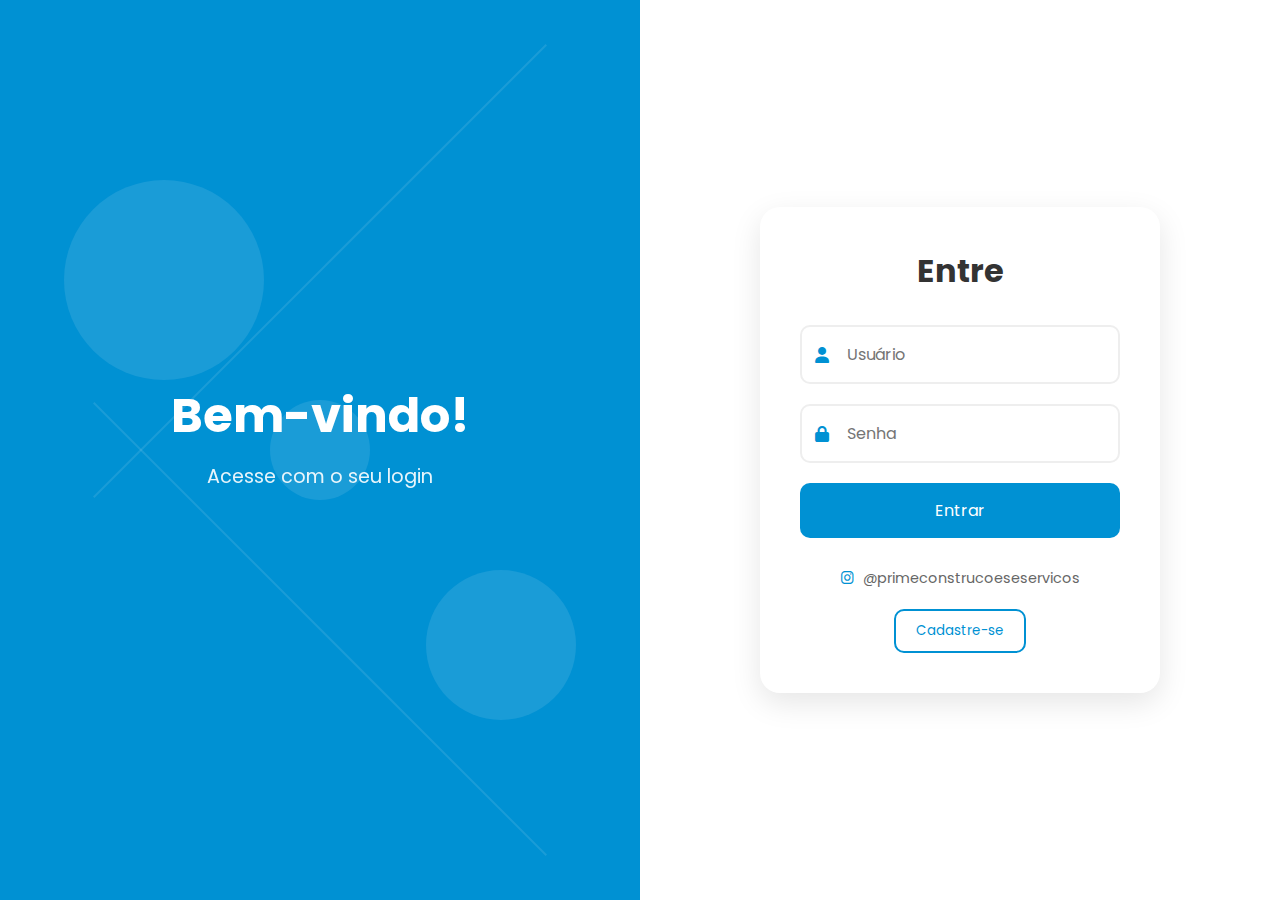
<file: index.html>
<!DOCTYPE html>
<html lang="pt-BR">
<head>
    <meta charset="UTF-8">
    <meta name="viewport" content="width=device-width, initial-scale=1.0">
    <title>Login - Prime Construções</title>
    <link rel="stylesheet" href="login.css">
    <link rel="stylesheet" href="https://cdnjs.cloudflare.com/ajax/libs/font-awesome/6.0.0/css/all.min.css">
    <link href="https://fonts.googleapis.com/css2?family=Poppins:wght@300;400;500;600&display=swap" rel="stylesheet">
</head>
<body>
    <div class="container">
        <!-- Lado Esquerdo -->
        <div class="left-side">
            <div class="welcome-text">
                <h1>Bem-vindo!</h1>
                <p>Acesse com o seu login</p>
            </div>
            <!-- Formas decorativas -->
            <div class="shapes">
                <div class="shape shape1"></div>
                <div class="shape shape2"></div>
                <div class="shape shape3"></div>
                <div class="line line1"></div>
                <div class="line line2"></div>
            </div>
        </div>

        <!-- Lado Direito -->
        <div class="right-side">
            <div class="login-container">
                <h2>Entre</h2>
                <form class="login-form">
                    <div class="input-group">
                        <i class="fas fa-user"></i>
                        <input type="text" name="username" placeholder="Usuário" required>
                    </div>
                    <div class="input-group">
                        <i class="fas fa-lock"></i>
                        <input type="password" name="password" placeholder="Senha" required>
                    </div>
                    <button type="submit" class="login-button">Entrar</button>
                </form>
                <div class="social-media">
                    <p class="instagram-handle">
                        <i class="fab fa-instagram"></i>
                        @primeconstrucoeseservicos
                    </p>
                </div>
                <div class="register">
                    <button class="register-button">Cadastre-se</button>
                </div>
            </div>
        </div>
    </div>
    <script src="login.js"></script>
</body>
</html>
</file>
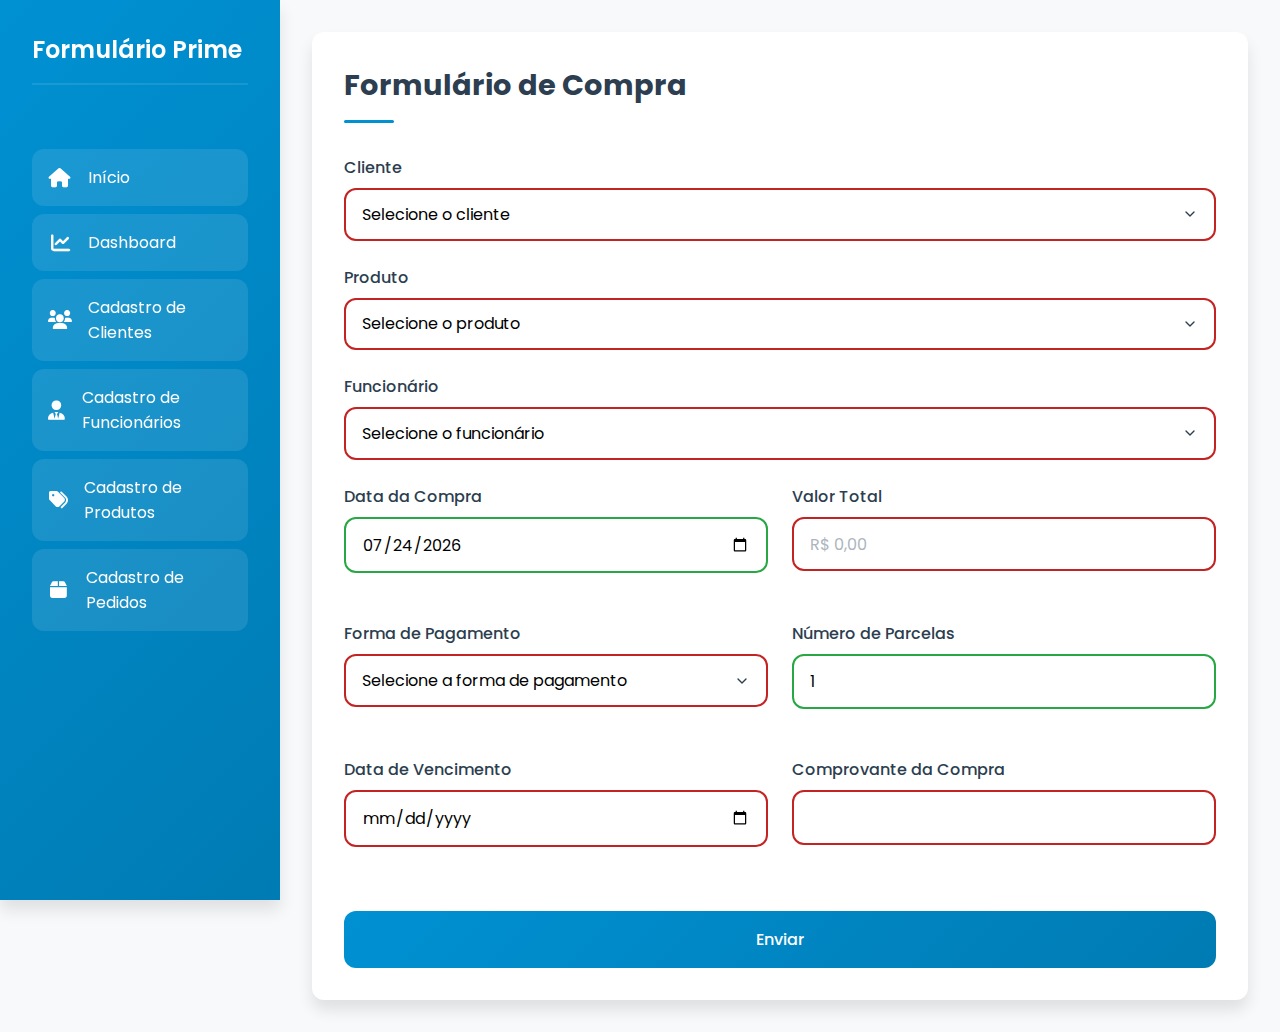
<file: form.html>
<!DOCTYPE html>
<html lang="pt-BR">
<head>
    <meta charset="UTF-8">
    <meta name="viewport" content="width=device-width, initial-scale=1.0">
    <title>Formulário de Compra - Prime Construções</title>
    <link href="https://fonts.googleapis.com/css2?family=Poppins:wght@300;400;500;600&display=swap" rel="stylesheet">
    <link rel="stylesheet" href="https://cdnjs.cloudflare.com/ajax/libs/font-awesome/6.0.0/css/all.min.css">
    <link rel="stylesheet" href="form.css">
</head>
<body>
    <div class="container">
        <div class="sidebar">
            <h1>Formulário Prime</h1>
            <nav>
                <a href="#" class="menu-item">
                    <i class="fas fa-home"></i>
                    <span>Início</span>
                </a>
                <a href="dashboard.html" class="menu-item">
                    <i class="fas fa-chart-line"></i>
                    <span>Dashboard</span>
                </a>
                <a href="#" class="menu-item">
                    <i class="fas fa-users"></i>
                    <span>Cadastro de Clientes</span>
                </a>
                <a href="#" class="menu-item">
                    <i class="fas fa-user-tie"></i>
                    <span>Cadastro de Funcionários</span>
                </a>
                <a href="#" class="menu-item">
                    <i class="fas fa-tags"></i>
                    <span>Cadastro de Produtos</span>
                </a>
                <a href="#" class="menu-item">
                    <i class="fas fa-box"></i>
                    <span>Cadastro de Pedidos</span>
                </a>
            </nav>
        </div>

        <div class="main-content">
            <div class="form-container">
                <h2>Formulário de Compra</h2>
                <form id="purchaseForm">
                    <div class="form-group">
                        <label>Cliente</label>
                        <select class="form-control" id="cliente" name="cliente" required>
                            <option value="">Selecione o cliente</option>
                        </select>
                    </div>

                    <div class="form-group">
                        <label>Produto</label>
                        <select class="form-control" id="produto" name="produto" required>
                            <option value="">Selecione o produto</option>
                        </select>
                    </div>

                    <div class="form-group">
                        <label>Funcionário</label>
                        <select class="form-control" id="funcionario" name="funcionario" required>
                            <option value="">Selecione o funcionário</option>
                        </select>
                    </div>

                    <div class="row">
                        <div class="col">
                            <div class="form-group">
                                <label>Data da Compra</label>
                                <input type="date" class="form-control" id="dataCompra" name="dataCompra" required>
                            </div>
                        </div>
                        <div class="col">
                            <div class="form-group">
                                <label>Valor Total</label>
                                <input type="number" class="form-control" id="valorTotal" name="valorTotal" step="0.01" placeholder="R$ 0,00" required>
                            </div>
                        </div>
                    </div>

                    <div class="row">
                        <div class="col">
                            <div class="form-group">
                                <label>Forma de Pagamento</label>
                                <select class="form-control" id="formaPagamento" name="formaPagamento" required>
                                    <option value="">Selecione a forma de pagamento</option>
                                    <option value="dinheiro">Dinheiro</option>
                                    <option value="pix">PIX</option>
                                    <option value="cartao">Cartão</option>
                                    <option value="boleto">Boleto</option>
                                </select>
                            </div>
                        </div>
                        <div class="col">
                            <div class="form-group">
                                <label>Número de Parcelas</label>
                                <input type="number" class="form-control" id="parcelas" name="parcelas" min="1" max="12" value="1" required>
                            </div>
                        </div>
                    </div>

                    <div class="row">
                        <div class="col">
                            <div class="form-group">
                                <label>Data de Vencimento</label>
                                <input type="date" class="form-control" id="dataVencimento" name="dataVencimento" required>
                            </div>
                        </div>
                        <div class="col">
                            <div class="form-group">
                                <label>Comprovante da Compra</label>
                                <input type="text" class="form-control" id="comprovante" name="comprovante" required>
                            </div>
                        </div>
                    </div>

                    <button type="submit" class="btn-submit">Enviar</button>
                </form>
            </div>
        </div>
    </div>

    <script src="form.js"></script>
</body>
</html>
</file>
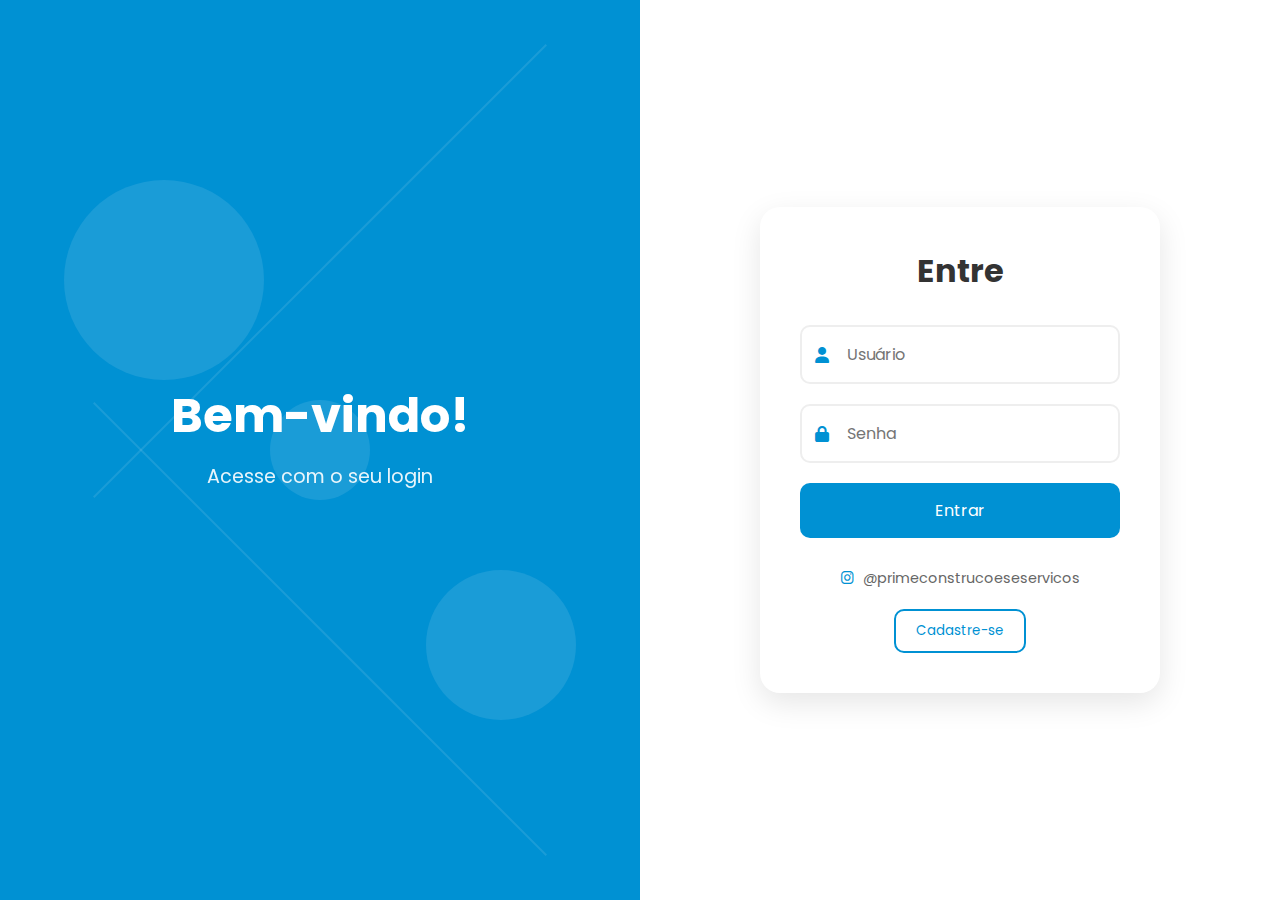
<file: menu.html>
<!DOCTYPE html>
<html lang="pt-BR">
<head>
    <meta charset="UTF-8">
    <meta name="viewport" content="width=device-width, initial-scale=1.0">
    <title>Menu Principal - Prime Construções</title>
    <link rel="preconnect" href="https://fonts.googleapis.com">
    <link rel="preconnect" href="https://fonts.gstatic.com" crossorigin>
    <link href="https://fonts.googleapis.com/css2?family=Poppins:wght@400;500;600&display=swap" rel="stylesheet">
    <link rel="stylesheet" href="menu.css">
    <link rel="stylesheet" href="https://cdnjs.cloudflare.com/ajax/libs/font-awesome/6.0.0/css/all.min.css">
</head>
<body>
    <!-- Elementos decorativos -->
    <div class="dots"></div>
    <div class="decoration shape-1"></div>
    <div class="decoration shape-2"></div>
    <div class="decoration shape-3"></div>
    <div class="decoration shape-4"></div>

    <div class="container">
        <!-- Cabeçalho -->
        <header class="header">
            <div class="user-welcome">
                <h1>Olá, <span id="userName">Usuário</span>!</h1>
                <p class="welcome-text">Bem-vindo ao seu painel</p>
            </div>
        </header>

        <!-- Menu de Opções -->
        <section class="menu-options">
            <h2>Opções Principais</h2>
            <div class="options-grid">
                <a href="dashboard.html" class="option-card">
                    <i class="fas fa-chart-line"></i>
                    <h3>Dashboard</h3>
                    <p>Visualize estatísticas</p>
                </a>
                <a href="form.html" class="option-card">
                    <i class="fas fa-shopping-cart"></i>
                    <h3>Nova Compra</h3>
                    <p>Registre vendas</p>
                </a>
                <a href="clientes.html" class="option-card">
                    <i class="fas fa-users"></i>
                    <h3>Clientes</h3>
                    <p>Gerencie clientes</p>
                </a>
                <a href="funcionarios.html" class="option-card">
                    <i class="fas fa-user-tie"></i>
                    <h3>Funcionários</h3>
                    <p>Gerencie equipe</p>
                </a>
                <a href="categorias.html" class="option-card">
                    <i class="fas fa-tags"></i>
                    <h3>Categorias</h3>
                    <p>Organize produtos</p>
                </a>
                <a href="produtos.html" class="option-card">
                    <i class="fas fa-box"></i>
                    <h3>Produtos</h3>
                    <p>Gerencie estoque</p>
                </a>
            </div>
        </section>

        <!-- Menu de Navegação Inferior -->
        <nav class="bottom-nav">
            <a href="dashboard.html" class="nav-item">
                <i class="fas fa-home"></i>
                <span>Início</span>
            </a>
            <a href="#" id="logoutBtn" class="nav-item">
                <i class="fas fa-sign-out-alt"></i>
                <span>Sair</span>
            </a>
        </nav>
    </div>
    <script src="menu.js"></script>
</body>
</html>
</file>
<file: login.css>
* {
    margin: 0;
    padding: 0;
    box-sizing: border-box;
    font-family: 'Poppins', sans-serif;
}

body {
    min-height: 100vh;
    background: #f5f5f5;
}

.container {
    display: flex;
    min-height: 100vh;
}

/* Lado Esquerdo */
.left-side {
    flex: 1;
    background: #0091d3;
    display: flex;
    flex-direction: column;
    justify-content: center;
    align-items: center;
    position: relative;
    overflow: hidden;
    padding: 40px;
}

.welcome-text {
    color: white;
    text-align: center;
    z-index: 2;
    margin-bottom: 30px;
}

.welcome-text h1 {
    font-size: 3em;
    margin-bottom: 10px;
}

.welcome-text p {
    font-size: 1.2em;
    opacity: 0.9;
}

/* Formas decorativas */
.shapes {
    position: absolute;
    width: 100%;
    height: 100%;
}

.shape {
    position: absolute;
    background: rgba(255, 255, 255, 0.1);
    backdrop-filter: blur(5px);
    border-radius: 50%;
}

.shape1 {
    width: 200px;
    height: 200px;
    top: 20%;
    left: 10%;
}

.shape2 {
    width: 150px;
    height: 150px;
    bottom: 20%;
    right: 10%;
}

.shape3 {
    width: 100px;
    height: 100px;
    top: 50%;
    left: 50%;
    transform: translate(-50%, -50%);
}

.line {
    position: absolute;
    background: rgba(255, 255, 255, 0.1);
}

.line1 {
    width: 100%;
    height: 2px;
    top: 30%;
    transform: rotate(-45deg);
}

.line2 {
    width: 100%;
    height: 2px;
    bottom: 30%;
    transform: rotate(45deg);
}

/* Lado Direito */
.right-side {
    flex: 1;
    display: flex;
    justify-content: center;
    align-items: center;
    padding: 40px;
    background: white;
}

.login-container {
    width: 100%;
    max-width: 400px;
    padding: 40px;
    background: white;
    border-radius: 20px;
    box-shadow: 0 10px 30px rgba(0, 0, 0, 0.1);
}

.login-container h2 {
    color: #333;
    text-align: center;
    margin-bottom: 30px;
    font-size: 2em;
}

.input-group {
    position: relative;
    margin-bottom: 20px;
}

.input-group i {
    position: absolute;
    left: 15px;
    top: 50%;
    transform: translateY(-50%);
    color: #0091d3;
}

.input-group input {
    width: 100%;
    padding: 15px 15px 15px 45px;
    border: 2px solid #eee;
    border-radius: 10px;
    font-size: 1em;
    transition: all 0.3s ease;
}

.input-group input:focus {
    border-color: #0091d3;
    outline: none;
}

.login-button {
    width: 100%;
    padding: 15px;
    background: #0091d3;
    color: white;
    border: none;
    border-radius: 10px;
    font-size: 1em;
    cursor: pointer;
    transition: all 0.3s ease;
}

.login-button:hover {
    background: #007bb3;
    transform: translateY(-2px);
}

.social-media {
    margin-top: 30px;
    text-align: center;
}

.instagram-handle {
    color: #666;
    font-size: 0.9em;
}

.instagram-handle i {
    color: #0091d3;
    margin-right: 5px;
}

.register {
    margin-top: 20px;
    text-align: center;
}

.register-button {
    background: none;
    border: 2px solid #0091d3;
    color: #0091d3;
    padding: 10px 20px;
    border-radius: 10px;
    cursor: pointer;
    transition: all 0.3s ease;
}

.register-button:hover {
    background: #0091d3;
    color: white;
}

/* Responsividade */
@media (max-width: 768px) {
    .container {
        flex-direction: column;
    }
    
    .left-side {
        min-height: 300px;
    }
    
    .welcome-text h1 {
        font-size: 2em;
    }
    
    .login-container {
        padding: 20px;
    }
}
</file>
<file: form.css>
:root {
    --primary-color: #0091d3;
    --primary-dark: #007bb3;
    --primary-light: #33a6db;
    --text-dark: #2c3e50;
    --text-light: #ffffff;
    --background: #f8f9fa;
    --border-radius: 12px;
    --shadow-sm: 0 2px 4px rgba(0, 0, 0, 0.1);
    --shadow-md: 0 4px 6px rgba(0, 0, 0, 0.1);
    --shadow-lg: 0 10px 15px rgba(0, 0, 0, 0.1);
    --transition: all 0.3s ease;
}

* {
    margin: 0;
    padding: 0;
    box-sizing: border-box;
    font-family: 'Poppins', sans-serif;
}

body {
    background-color: var(--background);
    min-height: 100vh;
    color: var(--text-dark);
}

.container {
    display: flex;
    min-height: 100vh;
}

/* Sidebar Styles */
.sidebar {
    width: 280px;
    background: linear-gradient(135deg, var(--primary-color), var(--primary-dark));
    color: var(--text-light);
    padding: 2rem;
    display: flex;
    flex-direction: column;
    gap: 2rem;
    position: fixed;
    height: 100vh;
    box-shadow: var(--shadow-lg);
}

.sidebar h1 {
    font-size: 1.5rem;
    font-weight: 600;
    margin-bottom: 2rem;
    padding-bottom: 1rem;
    border-bottom: 2px solid rgba(255, 255, 255, 0.1);
}

.menu-item {
    color: var(--text-light);
    text-decoration: none;
    padding: 1rem;
    display: flex;
    align-items: center;
    gap: 1rem;
    border-radius: var(--border-radius);
    transition: var(--transition);
    margin-bottom: 0.5rem;
    background: rgba(255, 255, 255, 0.1);
}

.menu-item:hover {
    background: rgba(255, 255, 255, 0.2);
    transform: translateX(5px);
}

.menu-item i {
    font-size: 1.2rem;
    width: 24px;
    text-align: center;
}

/* Main Content Styles */
.main-content {
    flex: 1;
    margin-left: 280px;
    padding: 2rem;
    background: var(--background);
}

.form-container {
    background: white;
    border-radius: var(--border-radius);
    padding: 2rem;
    box-shadow: var(--shadow-lg);
    max-width: 1000px;
    margin: 0 auto;
}

.form-container h2 {
    color: var(--text-dark);
    margin-bottom: 2rem;
    font-size: 1.8rem;
    position: relative;
    padding-bottom: 1rem;
}

.form-container h2::after {
    content: '';
    position: absolute;
    bottom: 0;
    left: 0;
    width: 50px;
    height: 3px;
    background: var(--primary-color);
    border-radius: 3px;
}

.form-group {
    margin-bottom: 1.5rem;
}

.form-group label {
    display: block;
    margin-bottom: 0.5rem;
    color: var(--text-dark);
    font-weight: 500;
}

.form-control {
    width: 100%;
    padding: 0.8rem 1rem;
    border: 2px solid #e1e1e1;
    border-radius: var(--border-radius);
    font-size: 1rem;
    transition: var(--transition);
    background: white;
}

.form-control:focus {
    outline: none;
    border-color: var(--primary-color);
    box-shadow: 0 0 0 3px rgba(0, 145, 211, 0.1);
}

.form-control::placeholder {
    color: #adb5bd;
}

select.form-control {
    cursor: pointer;
    appearance: none;
    background-image: url("data:image/svg+xml,%3Csvg xmlns='http://www.w3.org/2000/svg' width='24' height='24' viewBox='0 0 24 24' fill='none' stroke='%232c3e50' stroke-width='2' stroke-linecap='round' stroke-linejoin='round'%3E%3Cpolyline points='6 9 12 15 18 9'%3E%3C/polyline%3E%3C/svg%3E");
    background-repeat: no-repeat;
    background-position: right 1rem center;
    background-size: 1em;
    padding-right: 2.5rem;
}

.row {
    display: grid;
    grid-template-columns: repeat(2, 1fr);
    gap: 1.5rem;
    margin-bottom: 1.5rem;
}

.btn-submit {
    background: linear-gradient(135deg, var(--primary-color), var(--primary-dark));
    color: white;
    padding: 1rem 2rem;
    border: none;
    border-radius: var(--border-radius);
    font-size: 1rem;
    font-weight: 500;
    cursor: pointer;
    width: 100%;
    transition: var(--transition);
    margin-top: 1rem;
}

.btn-submit:hover {
    transform: translateY(-2px);
    box-shadow: var(--shadow-md);
}

.btn-submit:active {
    transform: translateY(0);
}

/* Responsive Design */
@media (max-width: 1024px) {
    .sidebar {
        width: 240px;
    }
    
    .main-content {
        margin-left: 240px;
    }
}

@media (max-width: 768px) {
    .container {
        flex-direction: column;
    }

    .sidebar {
        width: 100%;
        height: auto;
        position: relative;
        padding: 1rem;
    }

    .main-content {
        margin-left: 0;
        padding: 1rem;
    }

    .row {
        grid-template-columns: 1fr;
        gap: 1rem;
    }

    .menu-item {
        padding: 0.8rem;
    }

    .form-container {
        padding: 1.5rem;
    }
}

/* Animações */
@keyframes fadeIn {
    from {
        opacity: 0;
        transform: translateY(10px);
    }
    to {
        opacity: 1;
        transform: translateY(0);
    }
}

.form-container {
    animation: fadeIn 0.5s ease-out;
}

/* Estilo para campos inválidos */
.form-control:invalid {
    border-color: #c42323;
}

/* Estilo para campos válidos */
.form-control:valid {
    border-color: #28a745;
}

/* Estilo para campos desabilitados */
.form-control:disabled {
    background-color: #e9ecef;
    cursor: not-allowed;
}

/* Estilo para o hover dos campos */
.form-control:hover {
    border-color: var(--primary-light);
}
</file>
<file: menu.css>
:root {
    --primary-color: #0091d3;
    --shadow-color: rgba(0, 0, 0, 0.3);
    --text-color: #ffffff;
    --hover-color: #007bb3;
    --background-light: rgba(255, 255, 255, 0.05);
    --shape-color-1: #4169E1;
    --shape-color-2: #1E90FF;
    --shape-color-3: #00BFFF;
}

* {
    margin: 0;
    padding: 0;
    box-sizing: border-box;
}

body {
    font-family: Arial, sans-serif;
    background: linear-gradient(135deg, #cbceda 0%, #00BFFF 100%);
    color: var(--text-color);
    min-height: 100vh;
    display: flex;
    justify-content: center;
    align-items: center;
    padding: 20px;
    position: relative;
    overflow: hidden;
}

/* Formas decorativas */
body::before,
body::after {
    content: '';
    position: fixed;
    z-index: -1;
}

/* Círculos grandes */
body::before {
    width: 600px;
    height: 600px;
    background: var(--shape-color-1);
    border-radius: 50%;
    top: -200px;
    right: -200px;
    opacity: 0.3;
}

body::after {
    width: 400px;
    height: 400px;
    background: var(--shape-color-2);
    border-radius: 50%;
    bottom: -100px;
    left: -100px;
    opacity: 0.2;
}

/* Formas adicionais */
.decoration {
    position: fixed;
    z-index: -1;
}

.shape-1 {
    width: 100px;
    height: 100px;
    background: var(--shape-color-3);
    border-radius: 30% 70% 70% 30% / 30% 30% 70% 70%;
    top: 15%;
    left: 15%;
    opacity: 0.15;
    animation: float 8s ease-in-out infinite;
}

.shape-2 {
    width: 150px;
    height: 150px;
    background: var(--shape-color-1);
    border-radius: 50%;
    bottom: 15%;
    right: 15%;
    opacity: 0.1;
    animation: float 10s ease-in-out infinite;
}

.shape-3 {
    width: 80px;
    height: 80px;
    background: var(--shape-color-2);
    border-radius: 63% 37% 54% 46% / 55% 48% 52% 45%;
    top: 50%;
    left: 5%;
    opacity: 0.2;
    animation: float 6s ease-in-out infinite;
}

.shape-4 {
    width: 120px;
    height: 120px;
    background: var(--shape-color-3);
    border-radius: 41% 59% 48% 52% / 48% 56% 44% 52%;
    top: 20%;
    right: 10%;
    opacity: 0.15;
    animation: float 7s ease-in-out infinite;
}

/* Pontos decorativos */
.dots {
    position: fixed;
    width: 100%;
    height: 100%;
    background-image: radial-gradient(circle, var(--shape-color-1) 1px, transparent 1px);
    background-size: 30px 30px;
    opacity: 0.1;
    z-index: -1;
}

@keyframes float {
    0%, 100% {
        transform: translateY(0) rotate(0);
    }
    50% {
        transform: translateY(-20px) rotate(5deg);
    }
}

.container {
    width: 100%;
    max-width: 480px;
    background: var(--primary-color);
    border-radius: 25px;
    padding: 20px;
    box-shadow: 
        12px 12px 24px var(--shadow-color),
        -12px -12px 24px rgba(255, 255, 255, 0.1);
    display: flex;
    flex-direction: column;
    gap: 20px;
    position: relative;
    overflow: hidden;
    backdrop-filter: blur(10px);
    background: rgba(0, 145, 211, 0.8);
}

/* Header Styles */
.header {
    padding: 20px;
    border-radius: 15px;
    background: var(--background-light);
    text-align: center;
    display: flex;
    justify-content: center;
    align-items: center;
}

.user-welcome {
    margin-bottom: 0;
    text-align: center;
}

.user-welcome h1 {
    font-family: 'Poppins', sans-serif;
    font-size: 1.8rem;
    font-weight: 600;
    margin-bottom: 5px;
    text-align: center;
    letter-spacing: 0.5px;
}

.user-welcome h1 span {
    font-weight: 500;
    background: linear-gradient(135deg, #ffffff, #ffffff);
    -webkit-background-clip: text;
    -webkit-text-fill-color: transparent;
    background-clip: text;
}

.welcome-text {
    font-family: 'Poppins', sans-serif;
    opacity: 0.9;
    font-size: 1rem;
    text-align: center;
    margin: 0;
    font-weight: 400;
    letter-spacing: 0.3px;
}

/* Menu Options */
.menu-options {
    padding: 20px 0;
}

.menu-options h2 {
    margin-bottom: 20px;
    font-size: 1.2rem;
    padding-left: 10px;
    color: var(--text-color);
}

.options-grid {
    display: grid;
    grid-template-columns: repeat(2, 1fr);
    gap: 15px;
    padding: 0 10px;
}

.option-card {
    background: var(--background-light);
    border-radius: 15px;
    padding: 20px;
    text-align: center;
    text-decoration: none;
    color: var(--text-color);
    box-shadow: 
        6px 6px 12px var(--shadow-color),
        -6px -6px 12px rgba(255, 255, 255, 0.1);
    transition: transform 0.3s ease;
    position: relative;
    overflow: hidden;
}

.option-card::before {
    content: '';
    position: absolute;
    top: -50%;
    left: -50%;
    width: 200%;
    height: 200%;
    background: linear-gradient(
        45deg,
        transparent,
        rgba(255, 255, 255, 0.1),
        transparent
    );
    transform: rotate(45deg);
    animation: shimmer 3s infinite;
}

.option-card:hover {
    transform: translateY(-5px);
}

.option-card i {
    font-size: 1.8rem;
    margin-bottom: 10px;
}

.option-card h3 {
    font-size: 1rem;
    margin-bottom: 5px;
}

.option-card p {
    font-size: 0.8rem;
    opacity: 0.8;
}

/* Bottom Navigation */
.bottom-nav {
    display: flex;
    justify-content: space-around;
    padding: 15px 0;
    background: var(--background-light);
    border-radius: 15px;
    margin-top: 20px;
}

.nav-item {
    display: flex;
    flex-direction: column;
    align-items: center;
    color: var(--text-color);
    text-decoration: none;
    padding: 10px 40px;
    transition: all 0.3s ease;
}

.nav-item:hover {
    transform: translateY(-2px);
    opacity: 0.8;
}

.bottom-nav .nav-item i {
    font-size: 1.2rem;
}

.bottom-nav .nav-item span {
    font-size: 0.8rem;
}

@keyframes shimmer {
    0% {
        transform: translateX(-100%) rotate(45deg);
    }
    100% {
        transform: translateX(100%) rotate(45deg);
    }
}

/* Responsive Design */
@media (max-width: 480px) {
    body {
        padding: 10px;
    }

    .container {
        border-radius: 20px;
        padding: 15px;
    }

    .options-grid {
        gap: 10px;
    }

    .option-card {
        padding: 15px;
    }

    .option-card i {
        font-size: 1.5rem;
    }
}
</file>
